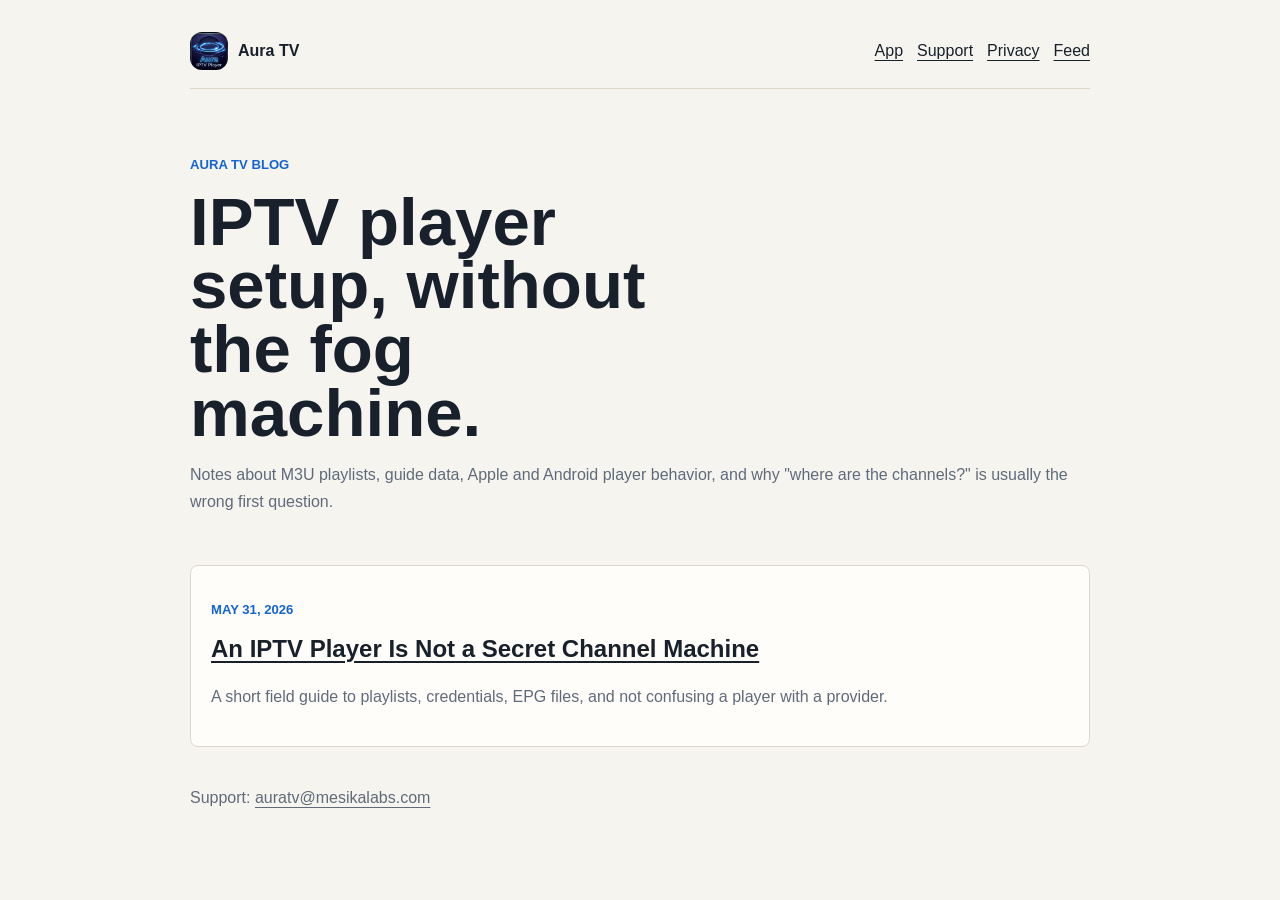
<file: blog/index.html>
<!doctype html>
<html lang="en">
<head>
  <meta charset="utf-8">
  <meta name="viewport" content="width=device-width, initial-scale=1">
  <title>Aura TV Blog - IPTV Player Setup Notes</title>
  <meta name="description" content="Clear notes about IPTV player setup, M3U playlists, Xtream-compatible credentials, EPG data, and the important fact that a player is not a channel provider.">
  <meta property="og:title" content="Aura TV Blog - IPTV Player Setup Notes">
  <meta property="og:description" content="IPTV player notes for people who bring their own playlists and prefer fewer mysterious promises.">
  <meta property="og:type" content="website">
  <meta property="og:url" content="https://auratv.mesikalabs.com/blog/">
  <meta property="og:image" content="https://auratv.mesikalabs.com/assets/og-image.png">
  <link rel="canonical" href="https://auratv.mesikalabs.com/blog/">
  <link rel="alternate" type="application/json" href="https://auratv.mesikalabs.com/blog/feed.json">
  <link rel="icon" href="../assets/favicon-32.png" type="image/png">
  <link rel="apple-touch-icon" href="../assets/apple-touch-icon.png">
  <style>
    :root { color-scheme: light; --bg: #f6f4ef; --ink: #17202b; --muted: #5f6b7a; --line: #ddd7ca; --accent: #1464d2; }
    * { box-sizing: border-box; }
    body { margin: 0; background: var(--bg); color: var(--ink); font-family: "Avenir Next", "Segoe UI", sans-serif; }
    main, header, footer { width: min(100% - 32px, 900px); margin-inline: auto; }
    header { padding: 32px 0 18px; display: flex; justify-content: space-between; gap: 20px; flex-wrap: wrap; }
    a { color: inherit; text-underline-offset: 4px; }
    .brand { display: inline-flex; align-items: center; gap: 10px; font-weight: 850; text-decoration: none; }
    .brand img { width: 38px; height: 38px; border-radius: 12px; }
    nav { display: flex; flex-wrap: wrap; gap: 14px; align-items: center; }
    .hero { padding: 52px 0 34px; border-top: 1px solid var(--line); }
    h1 { margin: 0 0 16px; max-width: 13ch; font-size: 4.2rem; line-height: .95; letter-spacing: 0; }
    p { color: var(--muted); line-height: 1.7; }
    article { padding: 20px; border: 1px solid var(--line); border-radius: 8px; background: #fffdfa; }
    article h2 { margin-top: 0; }
    .meta { color: var(--accent); font-size: .82rem; font-weight: 850; text-transform: uppercase; }
    footer { padding: 42px 0; color: var(--muted); }
    @media (max-width: 640px) { h1 { font-size: 2.65rem; line-height: 1.02; } }
  </style>
</head>
<body>
  <header>
    <a class="brand" href="../"><img src="../assets/app-icon.png" alt="" width="1024" height="1024">Aura TV</a>
    <nav aria-label="Blog navigation">
      <a href="../">App</a>
      <a href="../support/">Support</a>
      <a href="../privacy/">Privacy</a>
      <a href="feed.json">Feed</a>
    </nav>
  </header>
  <main>
    <section class="hero">
      <p class="meta">Aura TV blog</p>
      <h1>IPTV player setup, without the fog machine.</h1>
      <p>Notes about M3U playlists, guide data, Apple and Android player behavior, and why "where are the channels?" is usually the wrong first question.</p>
    </section>
    <article>
      <p class="meta">May 31, 2026</p>
      <h2><a href="iptv-player-without-channels/">An IPTV Player Is Not a Secret Channel Machine</a></h2>
      <p>A short field guide to playlists, credentials, EPG files, and not confusing a player with a provider.</p>
    </article>
  </main>
  <footer>
    Support: <a href="mailto:auratv@mesikalabs.com">auratv@mesikalabs.com</a>
  </footer>
</body>
</html>
</file>
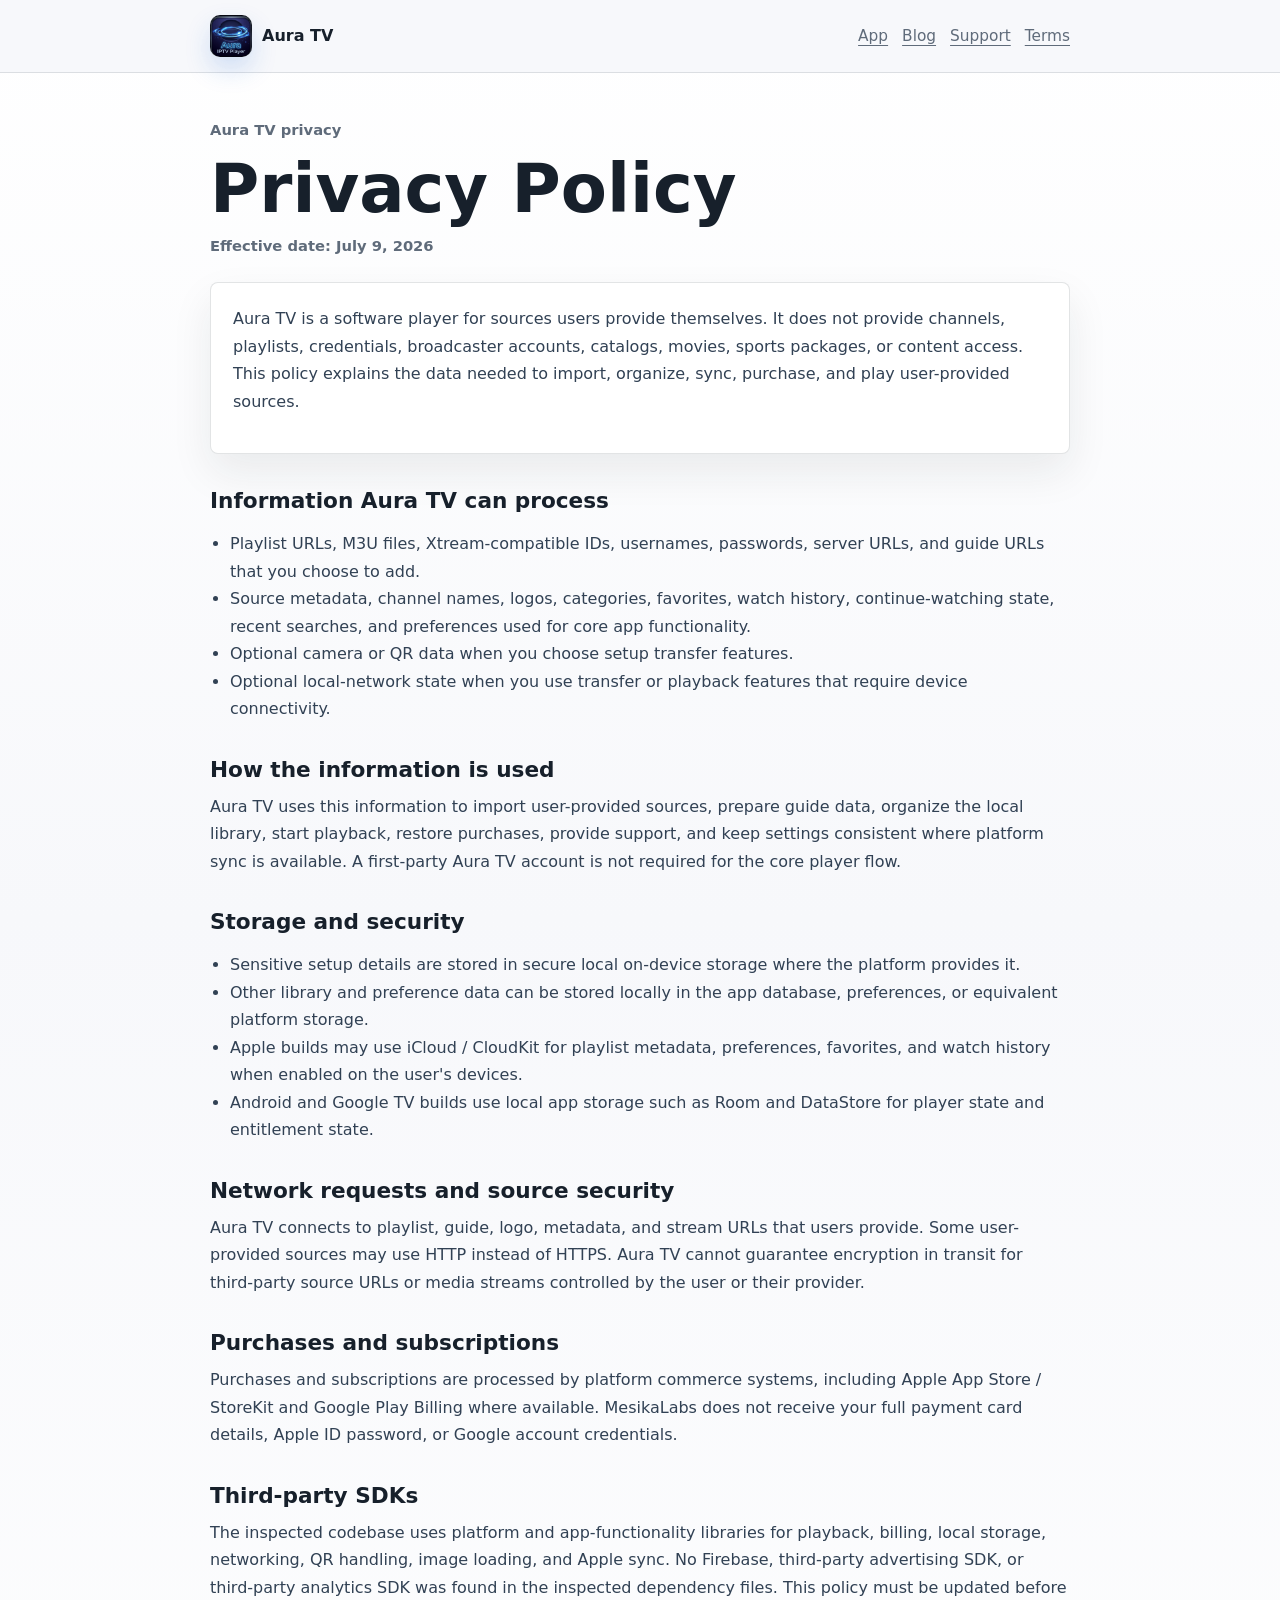
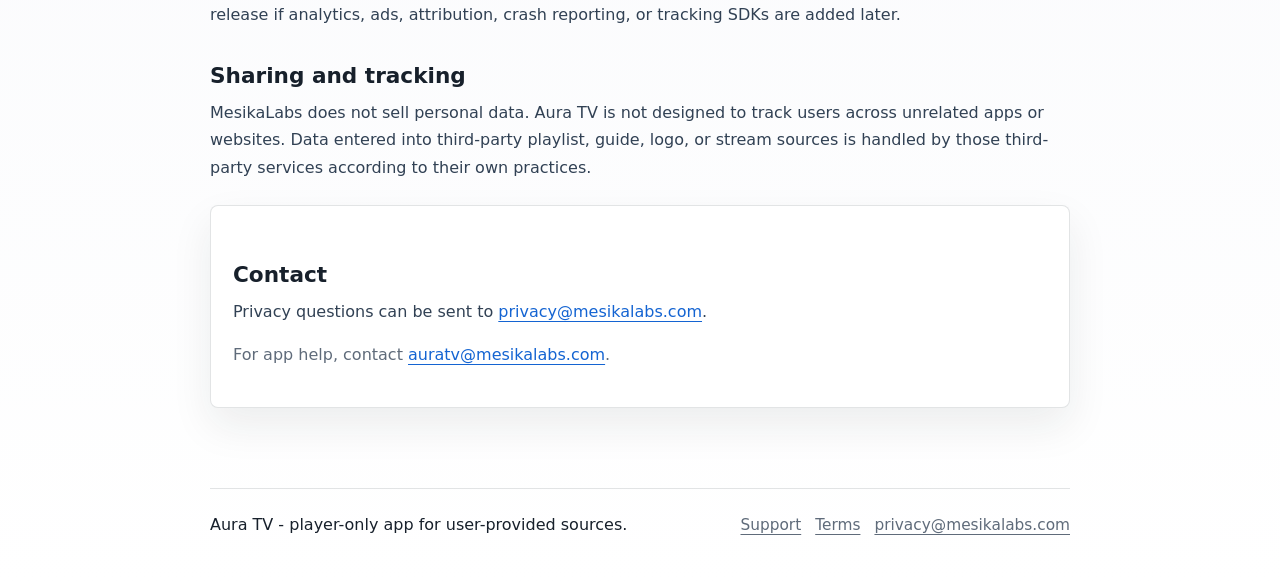
<file: privacy/index.html>
<!DOCTYPE html>
<html lang="en">
<head>
    <meta charset="UTF-8">
    <meta name="viewport" content="width=device-width, initial-scale=1.0">
    <title>Privacy Policy | Aura TV</title>
    <meta
        name="description"
        content="Privacy details for Aura TV, a player for user-provided playlists, credentials, guide data, and streams across Apple and Android devices."
    >
    <meta property="og:title" content="Privacy Policy | Aura TV">
    <meta
        property="og:description"
        content="How Aura TV handles user-provided setup details, platform billing, local storage, network requests, and third-party SDK disclosures."
    >
    <meta property="og:type" content="website">
    <meta property="og:url" content="https://auratv.mesikalabs.com/privacy/">
    <meta property="og:image" content="https://auratv.mesikalabs.com/assets/og-image.png">
    <meta property="og:image:alt" content="Aura TV social share preview">
    <meta name="twitter:card" content="summary_large_image">
    <meta name="twitter:image" content="https://auratv.mesikalabs.com/assets/og-image.png">
    <meta name="theme-color" content="#1464d2">
    <link rel="canonical" href="https://auratv.mesikalabs.com/privacy/">
    <link rel="icon" type="image/png" sizes="32x32" href="../assets/favicon-32.png">
    <link rel="icon" type="image/png" sizes="16x16" href="../assets/favicon-16.png">
    <link rel="apple-touch-icon" sizes="180x180" href="../assets/apple-touch-icon.png">
    <link rel="manifest" href="../site.webmanifest">
    <link rel="stylesheet" href="../assets/policy.css">
</head>
<body>
    <a class="skip-link" href="#content">Skip to content</a>
    <header class="site-header">
        <nav class="nav-shell" aria-label="Primary navigation">
            <a class="brand-link" href="../">
                <img src="../assets/app-icon.png" alt="" width="1024" height="1024">
                <span>Aura TV</span>
            </a>
            <div class="nav-links">
                <a href="../">App</a>
                <a href="../blog/">Blog</a>
                <a href="../support/">Support</a>
                <a href="../terms/">Terms</a>
            </div>
        </nav>
    </header>

    <main id="content" class="policy-shell">
        <p class="eyebrow">Aura TV privacy</p>
        <h1>Privacy Policy</h1>
        <p class="effective">Effective date: July 9, 2026</p>

        <section class="summary-card">
            <p>
                Aura TV is a software player for sources users provide themselves. It does not provide channels,
                playlists, credentials, broadcaster accounts, catalogs, movies, sports packages, or content access.
                This policy explains the data needed to import, organize, sync, purchase, and play user-provided sources.
            </p>
        </section>

        <h2>Information Aura TV can process</h2>
        <ul>
            <li>Playlist URLs, M3U files, Xtream-compatible IDs, usernames, passwords, server URLs, and guide URLs that you choose to add.</li>
            <li>Source metadata, channel names, logos, categories, favorites, watch history, continue-watching state, recent searches, and preferences used for core app functionality.</li>
            <li>Optional camera or QR data when you choose setup transfer features.</li>
            <li>Optional local-network state when you use transfer or playback features that require device connectivity.</li>
        </ul>

        <h2>How the information is used</h2>
        <p>
            Aura TV uses this information to import user-provided sources, prepare guide data, organize the local library,
            start playback, restore purchases, provide support, and keep settings consistent where platform sync is available.
            A first-party Aura TV account is not required for the core player flow.
        </p>

        <h2>Storage and security</h2>
        <ul>
            <li>Sensitive setup details are stored in secure local on-device storage where the platform provides it.</li>
            <li>Other library and preference data can be stored locally in the app database, preferences, or equivalent platform storage.</li>
            <li>Apple builds may use iCloud / CloudKit for playlist metadata, preferences, favorites, and watch history when enabled on the user's devices.</li>
            <li>Android and Google TV builds use local app storage such as Room and DataStore for player state and entitlement state.</li>
        </ul>

        <h2>Network requests and source security</h2>
        <p>
            Aura TV connects to playlist, guide, logo, metadata, and stream URLs that users provide. Some user-provided
            sources may use HTTP instead of HTTPS. Aura TV cannot guarantee encryption in transit for third-party
            source URLs or media streams controlled by the user or their provider.
        </p>

        <h2>Purchases and subscriptions</h2>
        <p>
            Purchases and subscriptions are processed by platform commerce systems, including Apple App Store / StoreKit
            and Google Play Billing where available. MesikaLabs does not receive your full payment card details,
            Apple ID password, or Google account credentials.
        </p>

        <h2>Third-party SDKs</h2>
        <p>
            The inspected codebase uses platform and app-functionality libraries for playback, billing, local storage,
            networking, QR handling, image loading, and Apple sync. No Firebase, third-party advertising SDK, or
            third-party analytics SDK was found in the inspected dependency files. This policy must be updated before
            release if analytics, ads, attribution, crash reporting, or tracking SDKs are added later.
        </p>

        <h2>Sharing and tracking</h2>
        <p>
            MesikaLabs does not sell personal data. Aura TV is not designed to track users across unrelated apps or websites.
            Data entered into third-party playlist, guide, logo, or stream sources is handled by those third-party services
            according to their own practices.
        </p>

        <section class="contact-card">
            <h2>Contact</h2>
            <p>Privacy questions can be sent to <a href="mailto:privacy@mesikalabs.com">privacy@mesikalabs.com</a>.</p>
            <p class="muted">For app help, contact <a href="mailto:auratv@mesikalabs.com">auratv@mesikalabs.com</a>.</p>
        </section>
    </main>

    <footer class="site-footer">
        <div class="footer-card">
            <span>Aura TV - player-only app for user-provided sources.</span>
            <div class="footer-links">
                <a href="../support/">Support</a>
                <a href="../terms/">Terms</a>
                <a href="mailto:privacy@mesikalabs.com">privacy@mesikalabs.com</a>
            </div>
        </div>
    </footer>
</body>
</html>
</file>
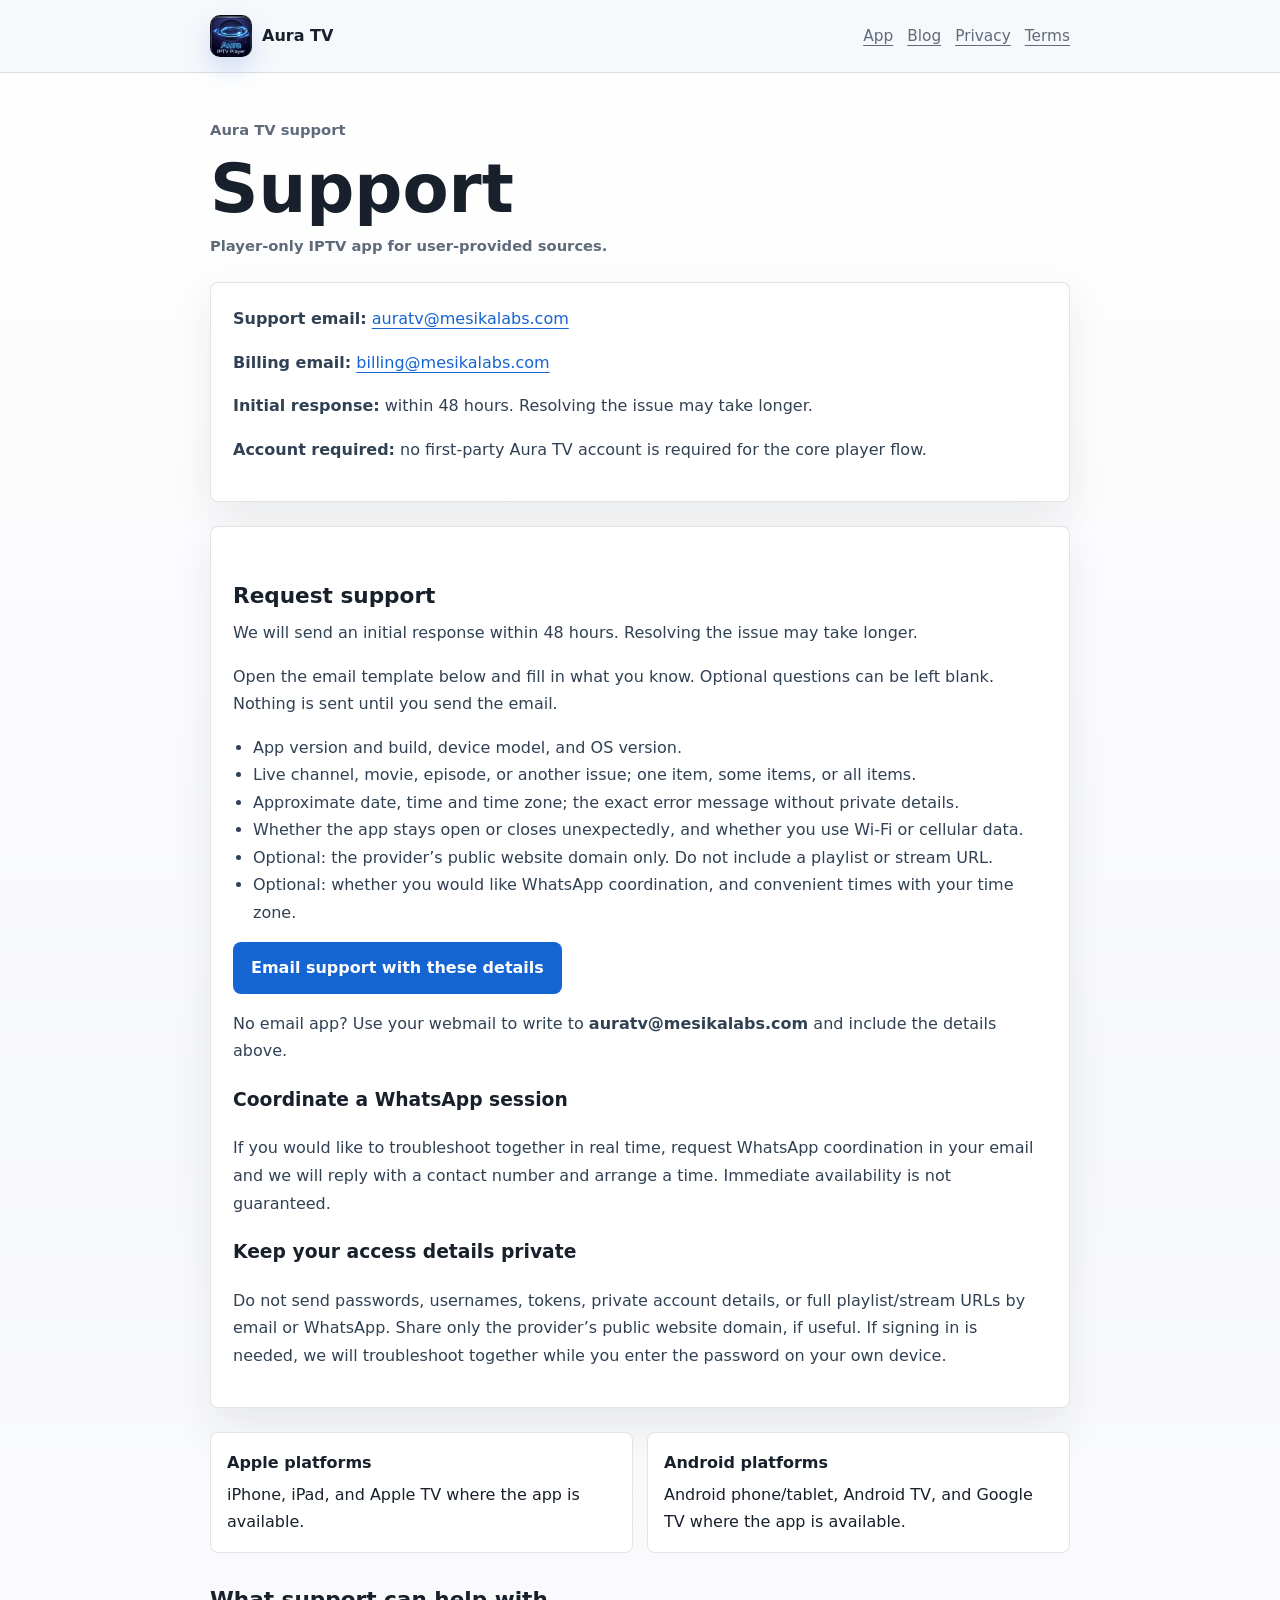
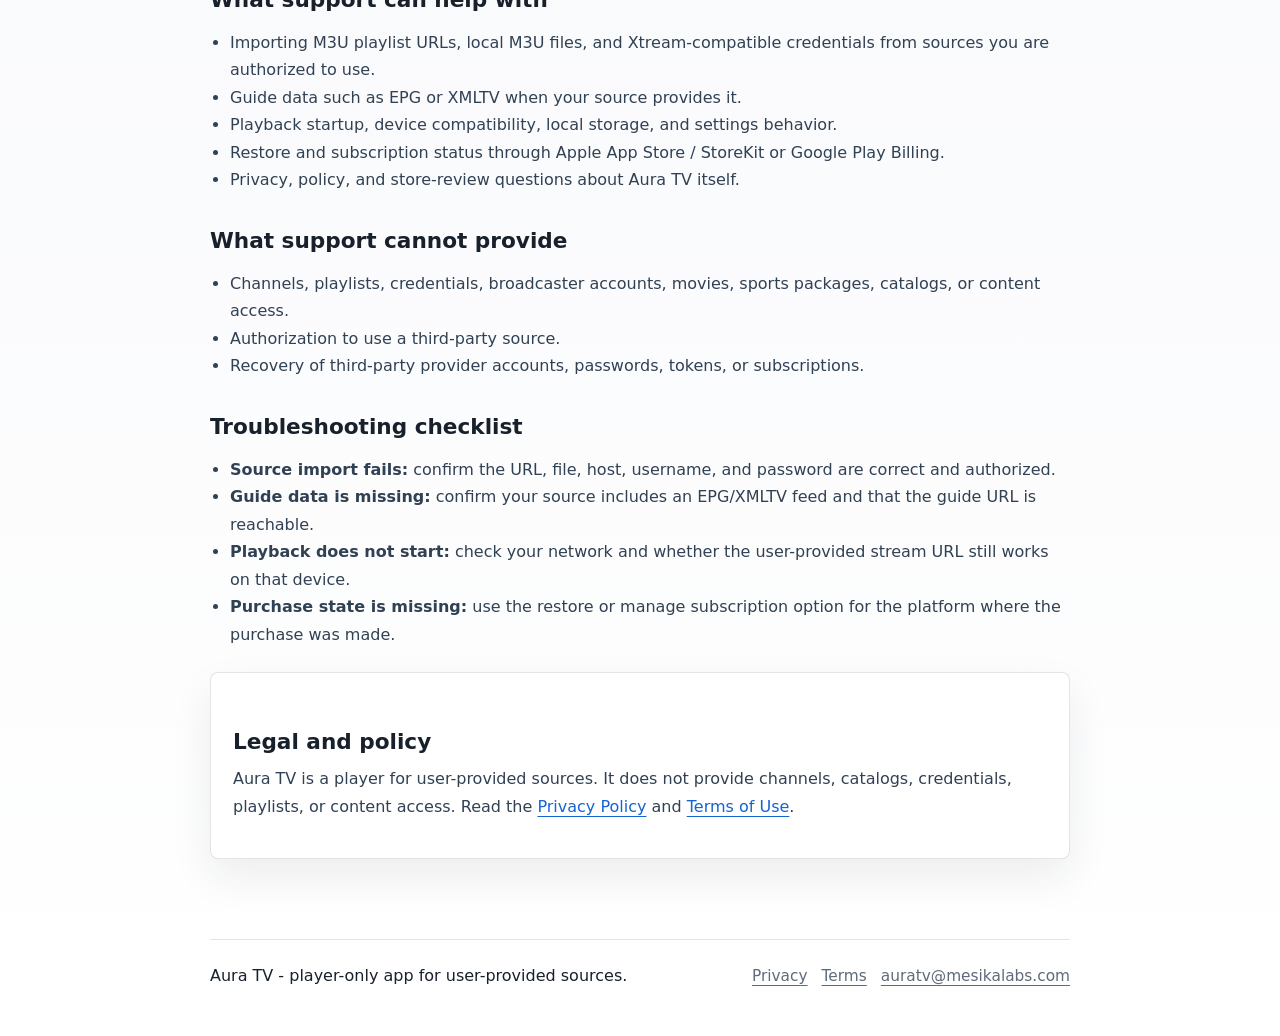
<file: support/index.html>
<!DOCTYPE html>
<html lang="en">
<head>
    <meta charset="UTF-8">
    <meta name="viewport" content="width=device-width, initial-scale=1.0">
    <title>Support | Aura TV</title>
    <meta
        name="description"
        content="Support for Aura TV, an IPTV player for user-provided playlists, credentials, guide data, and streams on Apple and Android devices."
    >
    <meta property="og:title" content="Support | Aura TV">
    <meta
        property="og:description"
        content="Contact Aura TV support for source import, playback, billing, restore, privacy, and policy questions."
    >
    <meta property="og:type" content="website">
    <meta property="og:url" content="https://auratv.mesikalabs.com/support/">
    <meta property="og:image" content="https://auratv.mesikalabs.com/assets/og-image.png">
    <meta property="og:image:alt" content="Aura TV social share preview">
    <meta name="twitter:card" content="summary_large_image">
    <meta name="twitter:image" content="https://auratv.mesikalabs.com/assets/og-image.png">
    <meta name="theme-color" content="#1464d2">
    <link rel="canonical" href="https://auratv.mesikalabs.com/support/">
    <link rel="icon" type="image/png" sizes="32x32" href="../assets/favicon-32.png">
    <link rel="icon" type="image/png" sizes="16x16" href="../assets/favicon-16.png">
    <link rel="apple-touch-icon" sizes="180x180" href="../assets/apple-touch-icon.png">
    <link rel="manifest" href="../site.webmanifest">
    <link rel="stylesheet" href="../assets/policy.css">
</head>
<body>
    <a class="skip-link" href="#content">Skip to content</a>
    <header class="site-header">
        <nav class="nav-shell" aria-label="Primary navigation">
            <a class="brand-link" href="../">
                <img src="../assets/app-icon.png" alt="" width="1024" height="1024">
                <span>Aura TV</span>
            </a>
            <div class="nav-links">
                <a href="../">App</a>
                <a href="../blog/">Blog</a>
                <a href="../privacy/">Privacy</a>
                <a href="../terms/">Terms</a>
            </div>
        </nav>
    </header>

    <main id="content" class="policy-shell">
        <p class="eyebrow">Aura TV support</p>
        <h1>Support</h1>
        <p class="effective">Player-only IPTV app for user-provided sources.</p>

        <section class="summary-card">
            <p><strong>Support email:</strong> <a href="mailto:auratv@mesikalabs.com?subject=Aura%20TV%20Support&amp;body=App%20version%20and%20build%3A%0ADevice%20model%20and%20OS%20version%3A%0A%0AWe%20will%20send%20an%20initial%20response%20within%2048%20hours.%20Resolving%20the%20issue%20may%20take%20longer.%0A%0AWhat%20happened%3F%0A%0AContent%3A%20live%20channel%20%2F%20movie%20%2F%20episode%20%2F%20not%20playback%3A%0AAffected%20items%3A%20one%20%2F%20some%20%2F%20all%3A%0AApproximate%20date%2C%20time%20and%20time%20zone%3A%0AExact%20error%20message%20%28remove%20private%20details%29%3A%0ADoes%20the%20app%20stay%20open%20or%20close%20unexpectedly%3F%0ANetwork%3A%20Wi-Fi%20%2F%20cellular%20%2F%20both%3A%0AProvider%20website%20%28optional%3B%20public%20domain%20only%2C%20no%20playlist%2Fstream%20link%29%3A%0AWhatsApp%20coordination%20%28optional%3B%20yes%2Fno%29%3A%0AConvenient%20times%20and%20time%20zone%20%28optional%29%3A%0A%0AIf%20you%20would%20like%20to%20troubleshoot%20together%20in%20real%20time%2C%20request%20WhatsApp%20coordination%20in%20your%20email%20and%20we%20will%20reply%20with%20a%20contact%20number%20and%20arrange%20a%20time.%20Immediate%20availability%20is%20not%20guaranteed.%0A%0ADo%20not%20send%20passwords%2C%20usernames%2C%20tokens%2C%20private%20account%20details%2C%20or%20full%20playlist%2Fstream%20URLs%20by%20email%20or%20WhatsApp.%20Share%20only%20the%20provider%E2%80%99s%20public%20website%20domain%2C%20if%20useful.%20If%20signing%20in%20is%20needed%2C%20we%20will%20troubleshoot%20together%20while%20you%20enter%20the%20password%20on%20your%20own%20device.">auratv@mesikalabs.com</a></p>
            <p><strong>Billing email:</strong> <a href="mailto:billing@mesikalabs.com">billing@mesikalabs.com</a></p>
            <p><strong>Initial response:</strong> within 48 hours. Resolving the issue may take longer.</p>
            <p><strong>Account required:</strong> no first-party Aura TV account is required for the core player flow.</p>
        </section>

        <section class="contact-card" aria-labelledby="request-support">
            <h2 id="request-support">Request support</h2>
            <p>We will send an initial response within 48 hours. Resolving the issue may take longer.</p>
            <p>Open the email template below and fill in what you know. Optional questions can be left blank. Nothing is sent until you send the email.</p>
            <ul>
                <li>App version and build, device model, and OS version.</li>
                <li>Live channel, movie, episode, or another issue; one item, some items, or all items.</li>
                <li>Approximate date, time and time zone; the exact error message without private details.</li>
                <li>Whether the app stays open or closes unexpectedly, and whether you use Wi-Fi or cellular data.</li>
                <li>Optional: the provider’s public website domain only. Do not include a playlist or stream URL.</li>
                <li>Optional: whether you would like WhatsApp coordination, and convenient times with your time zone.</li>
            </ul>
            <p><a class="support-button" id="support-email" href="mailto:auratv@mesikalabs.com?subject=Aura%20TV%20Support&amp;body=App%20version%20and%20build%3A%0ADevice%20model%20and%20OS%20version%3A%0A%0AWe%20will%20send%20an%20initial%20response%20within%2048%20hours.%20Resolving%20the%20issue%20may%20take%20longer.%0A%0AWhat%20happened%3F%0A%0AContent%3A%20live%20channel%20%2F%20movie%20%2F%20episode%20%2F%20not%20playback%3A%0AAffected%20items%3A%20one%20%2F%20some%20%2F%20all%3A%0AApproximate%20date%2C%20time%20and%20time%20zone%3A%0AExact%20error%20message%20%28remove%20private%20details%29%3A%0ADoes%20the%20app%20stay%20open%20or%20close%20unexpectedly%3F%0ANetwork%3A%20Wi-Fi%20%2F%20cellular%20%2F%20both%3A%0AProvider%20website%20%28optional%3B%20public%20domain%20only%2C%20no%20playlist%2Fstream%20link%29%3A%0AWhatsApp%20coordination%20%28optional%3B%20yes%2Fno%29%3A%0AConvenient%20times%20and%20time%20zone%20%28optional%29%3A%0A%0AIf%20you%20would%20like%20to%20troubleshoot%20together%20in%20real%20time%2C%20request%20WhatsApp%20coordination%20in%20your%20email%20and%20we%20will%20reply%20with%20a%20contact%20number%20and%20arrange%20a%20time.%20Immediate%20availability%20is%20not%20guaranteed.%0A%0ADo%20not%20send%20passwords%2C%20usernames%2C%20tokens%2C%20private%20account%20details%2C%20or%20full%20playlist%2Fstream%20URLs%20by%20email%20or%20WhatsApp.%20Share%20only%20the%20provider%E2%80%99s%20public%20website%20domain%2C%20if%20useful.%20If%20signing%20in%20is%20needed%2C%20we%20will%20troubleshoot%20together%20while%20you%20enter%20the%20password%20on%20your%20own%20device.">Email support with these details</a></p>
            <p>No email app? Use your webmail to write to <strong>auratv@mesikalabs.com</strong> and include the details above.</p>
            <h3>Coordinate a WhatsApp session</h3>
            <p>If you would like to troubleshoot together in real time, request WhatsApp coordination in your email and we will reply with a contact number and arrange a time. Immediate availability is not guaranteed.</p>
            <h3>Keep your access details private</h3>
            <p>Do not send passwords, usernames, tokens, private account details, or full playlist/stream URLs by email or WhatsApp. Share only the provider’s public website domain, if useful. If signing in is needed, we will troubleshoot together while you enter the password on your own device.</p>
        </section>

        <div class="meta-grid" aria-label="Supported platforms">
            <div class="meta-item">
                <strong>Apple platforms</strong>
                <span>iPhone, iPad, and Apple TV where the app is available.</span>
            </div>
            <div class="meta-item">
                <strong>Android platforms</strong>
                <span>Android phone/tablet, Android TV, and Google TV where the app is available.</span>
            </div>
        </div>

        <h2>What support can help with</h2>
        <ul>
            <li>Importing M3U playlist URLs, local M3U files, and Xtream-compatible credentials from sources you are authorized to use.</li>
            <li>Guide data such as EPG or XMLTV when your source provides it.</li>
            <li>Playback startup, device compatibility, local storage, and settings behavior.</li>
            <li>Restore and subscription status through Apple App Store / StoreKit or Google Play Billing.</li>
            <li>Privacy, policy, and store-review questions about Aura TV itself.</li>
        </ul>

        <h2>What support cannot provide</h2>
        <ul>
            <li>Channels, playlists, credentials, broadcaster accounts, movies, sports packages, catalogs, or content access.</li>
            <li>Authorization to use a third-party source.</li>
            <li>Recovery of third-party provider accounts, passwords, tokens, or subscriptions.</li>
        </ul>

        <h2>Troubleshooting checklist</h2>
        <ul>
            <li><strong>Source import fails:</strong> confirm the URL, file, host, username, and password are correct and authorized.</li>
            <li><strong>Guide data is missing:</strong> confirm your source includes an EPG/XMLTV feed and that the guide URL is reachable.</li>
            <li><strong>Playback does not start:</strong> check your network and whether the user-provided stream URL still works on that device.</li>
            <li><strong>Purchase state is missing:</strong> use the restore or manage subscription option for the platform where the purchase was made.</li>
        </ul>



        <section class="contact-card">
            <h2>Legal and policy</h2>
            <p>
                Aura TV is a player for user-provided sources. It does not provide channels, catalogs, credentials,
                playlists, or content access. Read the <a href="../privacy/">Privacy Policy</a> and
                <a href="../terms/">Terms of Use</a>.
            </p>
        </section>
    </main>

    <footer class="site-footer">
        <div class="footer-card">
            <span>Aura TV - player-only app for user-provided sources.</span>
            <div class="footer-links">
                <a href="../privacy/">Privacy</a>
                <a href="../terms/">Terms</a>
                <a href="mailto:auratv@mesikalabs.com?subject=Aura%20TV%20Support&amp;body=App%20version%20and%20build%3A%0ADevice%20model%20and%20OS%20version%3A%0A%0AWe%20will%20send%20an%20initial%20response%20within%2048%20hours.%20Resolving%20the%20issue%20may%20take%20longer.%0A%0AWhat%20happened%3F%0A%0AContent%3A%20live%20channel%20%2F%20movie%20%2F%20episode%20%2F%20not%20playback%3A%0AAffected%20items%3A%20one%20%2F%20some%20%2F%20all%3A%0AApproximate%20date%2C%20time%20and%20time%20zone%3A%0AExact%20error%20message%20%28remove%20private%20details%29%3A%0ADoes%20the%20app%20stay%20open%20or%20close%20unexpectedly%3F%0ANetwork%3A%20Wi-Fi%20%2F%20cellular%20%2F%20both%3A%0AProvider%20website%20%28optional%3B%20public%20domain%20only%2C%20no%20playlist%2Fstream%20link%29%3A%0AWhatsApp%20coordination%20%28optional%3B%20yes%2Fno%29%3A%0AConvenient%20times%20and%20time%20zone%20%28optional%29%3A%0A%0AIf%20you%20would%20like%20to%20troubleshoot%20together%20in%20real%20time%2C%20request%20WhatsApp%20coordination%20in%20your%20email%20and%20we%20will%20reply%20with%20a%20contact%20number%20and%20arrange%20a%20time.%20Immediate%20availability%20is%20not%20guaranteed.%0A%0ADo%20not%20send%20passwords%2C%20usernames%2C%20tokens%2C%20private%20account%20details%2C%20or%20full%20playlist%2Fstream%20URLs%20by%20email%20or%20WhatsApp.%20Share%20only%20the%20provider%E2%80%99s%20public%20website%20domain%2C%20if%20useful.%20If%20signing%20in%20is%20needed%2C%20we%20will%20troubleshoot%20together%20while%20you%20enter%20the%20password%20on%20your%20own%20device.">auratv@mesikalabs.com</a>
            </div>
        </div>
    </footer>
</body>
</html>
</file>
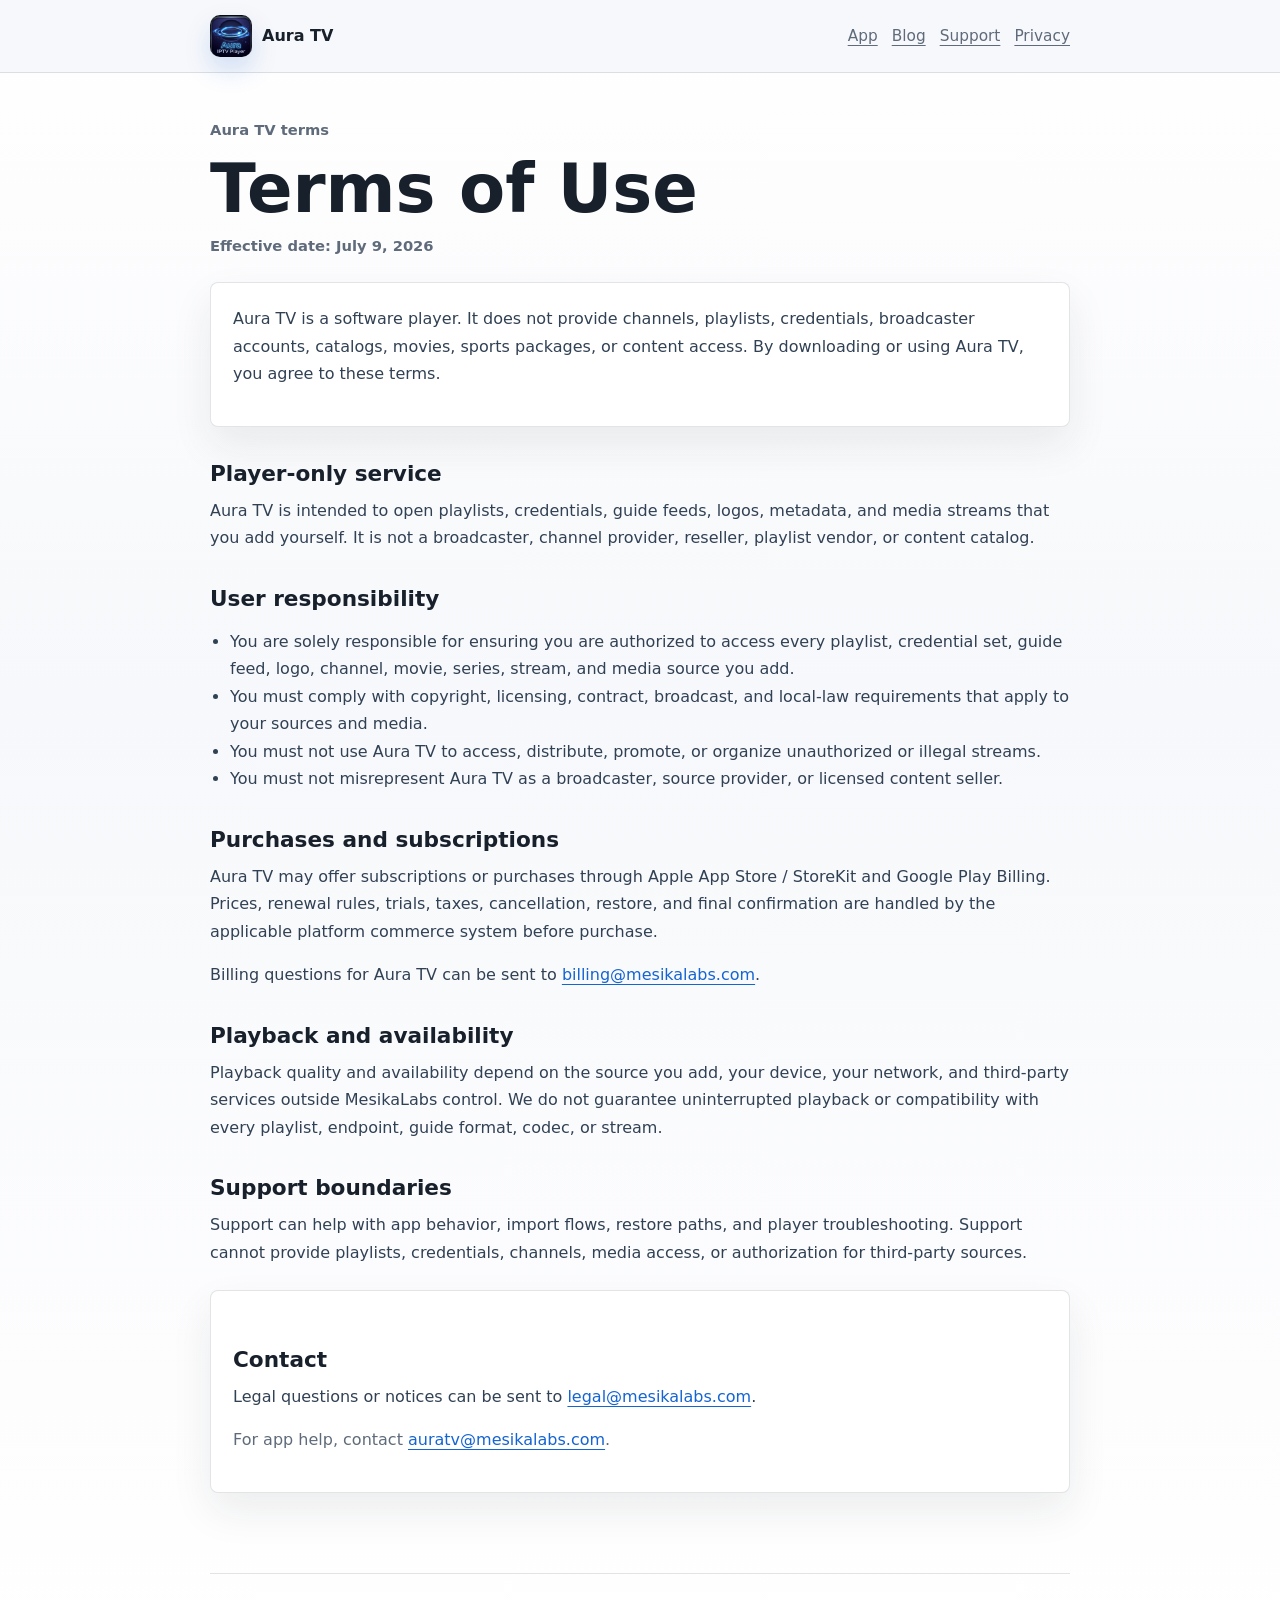
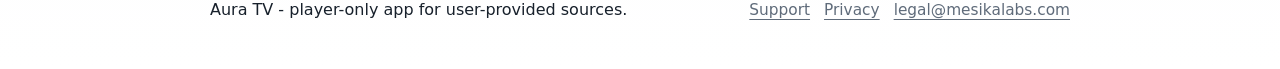
<file: terms/index.html>
<!DOCTYPE html>
<html lang="en">
<head>
    <meta charset="UTF-8">
    <meta name="viewport" content="width=device-width, initial-scale=1.0">
    <title>Terms of Use | Aura TV</title>
    <meta
        name="description"
        content="Terms for Aura TV, a software player for user-provided playlists, credentials, guide feeds, and streams."
    >
    <meta property="og:title" content="Terms of Use | Aura TV">
    <meta
        property="og:description"
        content="Aura TV is a player only. Users are solely responsible for the sources and media they choose to add."
    >
    <meta property="og:type" content="website">
    <meta property="og:url" content="https://auratv.mesikalabs.com/terms/">
    <meta property="og:image" content="https://auratv.mesikalabs.com/assets/og-image.png">
    <meta property="og:image:alt" content="Aura TV social share preview">
    <meta name="twitter:card" content="summary_large_image">
    <meta name="twitter:image" content="https://auratv.mesikalabs.com/assets/og-image.png">
    <meta name="theme-color" content="#1464d2">
    <link rel="canonical" href="https://auratv.mesikalabs.com/terms/">
    <link rel="icon" type="image/png" sizes="32x32" href="../assets/favicon-32.png">
    <link rel="icon" type="image/png" sizes="16x16" href="../assets/favicon-16.png">
    <link rel="apple-touch-icon" sizes="180x180" href="../assets/apple-touch-icon.png">
    <link rel="manifest" href="../site.webmanifest">
    <link rel="stylesheet" href="../assets/policy.css">
</head>
<body>
    <a class="skip-link" href="#content">Skip to content</a>
    <header class="site-header">
        <nav class="nav-shell" aria-label="Primary navigation">
            <a class="brand-link" href="../">
                <img src="../assets/app-icon.png" alt="" width="1024" height="1024">
                <span>Aura TV</span>
            </a>
            <div class="nav-links">
                <a href="../">App</a>
                <a href="../blog/">Blog</a>
                <a href="../support/">Support</a>
                <a href="../privacy/">Privacy</a>
            </div>
        </nav>
    </header>

    <main id="content" class="policy-shell">
        <p class="eyebrow">Aura TV terms</p>
        <h1>Terms of Use</h1>
        <p class="effective">Effective date: July 9, 2026</p>

        <section class="summary-card">
            <p>
                Aura TV is a software player. It does not provide channels, playlists, credentials, broadcaster accounts,
                catalogs, movies, sports packages, or content access. By downloading or using Aura TV, you agree to these terms.
            </p>
        </section>

        <h2>Player-only service</h2>
        <p>
            Aura TV is intended to open playlists, credentials, guide feeds, logos, metadata, and media streams that you add yourself.
            It is not a broadcaster, channel provider, reseller, playlist vendor, or content catalog.
        </p>

        <h2>User responsibility</h2>
        <ul>
            <li>You are solely responsible for ensuring you are authorized to access every playlist, credential set, guide feed, logo, channel, movie, series, stream, and media source you add.</li>
            <li>You must comply with copyright, licensing, contract, broadcast, and local-law requirements that apply to your sources and media.</li>
            <li>You must not use Aura TV to access, distribute, promote, or organize unauthorized or illegal streams.</li>
            <li>You must not misrepresent Aura TV as a broadcaster, source provider, or licensed content seller.</li>
        </ul>

        <h2>Purchases and subscriptions</h2>
        <p>
            Aura TV may offer subscriptions or purchases through Apple App Store / StoreKit and Google Play Billing.
            Prices, renewal rules, trials, taxes, cancellation, restore, and final confirmation are handled by the applicable
            platform commerce system before purchase.
        </p>
        <p>Billing questions for Aura TV can be sent to <a href="mailto:billing@mesikalabs.com">billing@mesikalabs.com</a>.</p>

        <h2>Playback and availability</h2>
        <p>
            Playback quality and availability depend on the source you add, your device, your network, and third-party services
            outside MesikaLabs control. We do not guarantee uninterrupted playback or compatibility with every playlist,
            endpoint, guide format, codec, or stream.
        </p>

        <h2>Support boundaries</h2>
        <p>
            Support can help with app behavior, import flows, restore paths, and player troubleshooting. Support cannot provide
            playlists, credentials, channels, media access, or authorization for third-party sources.
        </p>

        <section class="contact-card">
            <h2>Contact</h2>
            <p>Legal questions or notices can be sent to <a href="mailto:legal@mesikalabs.com">legal@mesikalabs.com</a>.</p>
            <p class="muted">For app help, contact <a href="mailto:auratv@mesikalabs.com">auratv@mesikalabs.com</a>.</p>
        </section>
    </main>

    <footer class="site-footer">
        <div class="footer-card">
            <span>Aura TV - player-only app for user-provided sources.</span>
            <div class="footer-links">
                <a href="../support/">Support</a>
                <a href="../privacy/">Privacy</a>
                <a href="mailto:legal@mesikalabs.com">legal@mesikalabs.com</a>
            </div>
        </div>
    </footer>
</body>
</html>
</file>
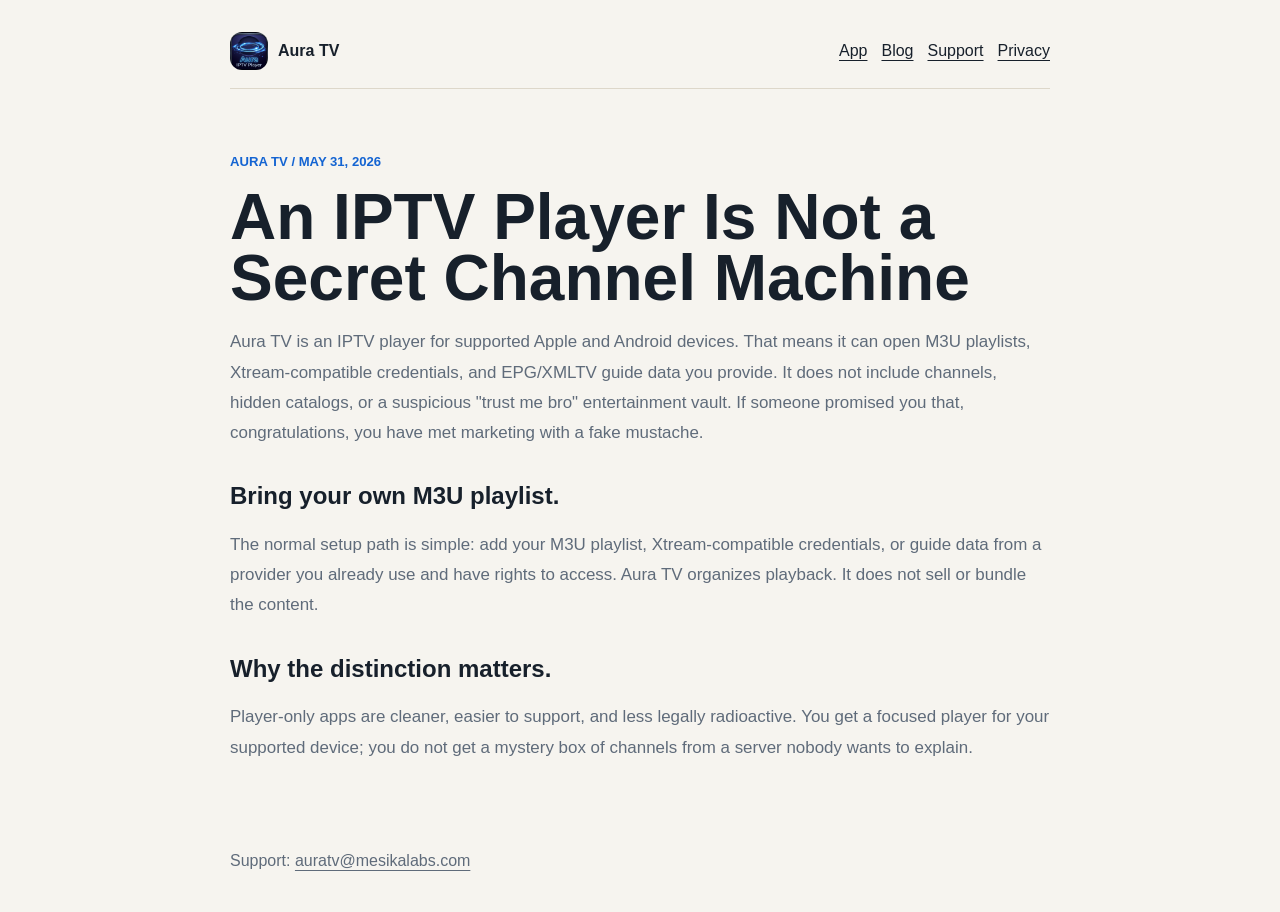
<file: blog/iptv-player-without-channels/index.html>
<!doctype html>
<html lang="en">
<head>
  <meta charset="utf-8">
  <meta name="viewport" content="width=device-width, initial-scale=1">
  <title>An IPTV Player Is Not a Secret Channel Machine | Aura TV</title>
  <meta name="description" content="A clear explanation of IPTV players, M3U playlists, Xtream-compatible credentials, EPG/XMLTV guide data, and why Aura TV does not provide channels.">
  <meta property="og:title" content="An IPTV Player Is Not a Secret Channel Machine">
  <meta property="og:description" content="Aura TV is a player for your own playlists, not a channel provider wearing sunglasses.">
  <meta property="og:type" content="article">
  <meta property="og:url" content="https://auratv.mesikalabs.com/blog/iptv-player-without-channels/">
  <meta property="og:image" content="https://auratv.mesikalabs.com/assets/og-image.png">
  <meta property="article:published_time" content="2026-05-31">
  <link rel="canonical" href="https://auratv.mesikalabs.com/blog/iptv-player-without-channels/">
  <link rel="icon" href="../../assets/favicon-32.png" type="image/png">
  <link rel="apple-touch-icon" href="../../assets/apple-touch-icon.png">
  <style>
    :root { color-scheme: light; --bg: #f6f4ef; --ink: #17202b; --muted: #5f6b7a; --line: #ddd7ca; --accent: #1464d2; }
    * { box-sizing: border-box; }
    body { margin: 0; background: var(--bg); color: var(--ink); font-family: "Avenir Next", "Segoe UI", sans-serif; }
    header, article, footer { width: min(100% - 32px, 820px); margin-inline: auto; }
    header { padding: 32px 0 18px; display: flex; justify-content: space-between; gap: 20px; flex-wrap: wrap; }
    a { color: inherit; text-underline-offset: 4px; }
    .brand { display: inline-flex; align-items: center; gap: 10px; font-weight: 850; text-decoration: none; }
    .brand img { width: 38px; height: 38px; border-radius: 12px; }
    nav { display: flex; flex-wrap: wrap; gap: 14px; align-items: center; }
    article { padding: 48px 0 30px; border-top: 1px solid var(--line); }
    h1 { margin: 0 0 18px; font-size: 4rem; line-height: .96; letter-spacing: 0; }
    h2 { margin-top: 34px; }
    p { color: var(--muted); font-size: 1.06rem; line-height: 1.78; }
    .meta { color: var(--accent); font-size: .82rem; font-weight: 850; text-transform: uppercase; }
    footer { padding: 42px 0; color: var(--muted); }
    @media (max-width: 640px) { h1 { font-size: 2.65rem; line-height: 1.02; } }
  </style>
  <script type="application/ld+json">
  {
    "@context": "https://schema.org",
    "@type": "BlogPosting",
    "headline": "An IPTV Player Is Not a Secret Channel Machine",
    "datePublished": "2026-05-31",
    "dateModified": "2026-06-01",
    "author": { "@type": "Organization", "name": "MesikaLabs" },
    "publisher": { "@type": "Organization", "name": "MesikaLabs" },
    "mainEntityOfPage": "https://auratv.mesikalabs.com/blog/iptv-player-without-channels/"
  }
  </script>
</head>
<body>
  <header>
    <a class="brand" href="../../"><img src="../../assets/app-icon.png" alt="" width="1024" height="1024">Aura TV</a>
    <nav aria-label="Blog navigation">
      <a href="../../">App</a>
      <a href="../">Blog</a>
      <a href="../../support/">Support</a>
      <a href="../../privacy/">Privacy</a>
    </nav>
  </header>
  <article>
    <p class="meta">Aura TV / May 31, 2026</p>
    <h1>An IPTV Player Is Not a Secret Channel Machine</h1>
    <p>Aura TV is an IPTV player for supported Apple and Android devices. That means it can open M3U playlists, Xtream-compatible credentials, and EPG/XMLTV guide data you provide. It does not include channels, hidden catalogs, or a suspicious "trust me bro" entertainment vault. If someone promised you that, congratulations, you have met marketing with a fake mustache.</p>
    <h2>Bring your own M3U playlist.</h2>
    <p>The normal setup path is simple: add your M3U playlist, Xtream-compatible credentials, or guide data from a provider you already use and have rights to access. Aura TV organizes playback. It does not sell or bundle the content.</p>
    <h2>Why the distinction matters.</h2>
    <p>Player-only apps are cleaner, easier to support, and less legally radioactive. You get a focused player for your supported device; you do not get a mystery box of channels from a server nobody wants to explain.</p>
  </article>
  <footer>
    Support: <a href="mailto:auratv@mesikalabs.com">auratv@mesikalabs.com</a>
  </footer>
</body>
</html>
</file>
<file: assets/policy.css>
:root {
    color-scheme: light;
    --bg: #f7f8fb;
    --surface: #ffffff;
    --ink: #17202b;
    --muted: #5f6b7a;
    --line: rgba(23, 32, 43, 0.12);
    --accent: #1464d2;
    --accent-soft: #e7f0ff;
    --shadow: 0 18px 42px rgba(23, 32, 43, 0.08);
    --content: 860px;
}

* {
    box-sizing: border-box;
}

html {
    scroll-behavior: smooth;
}

body {
    margin: 0;
    background:
        linear-gradient(180deg, #ffffff 0%, var(--bg) 42%, #ffffff 100%);
    color: var(--ink);
    font-family: "Avenir Next", "Segoe UI", ui-sans-serif, system-ui, -apple-system, BlinkMacSystemFont, sans-serif;
    line-height: 1.72;
    text-rendering: optimizeLegibility;
    -webkit-font-smoothing: antialiased;
}

a {
    color: var(--accent);
    text-decoration-thickness: 1px;
    text-underline-offset: 4px;
}

img {
    display: block;
    max-width: 100%;
    height: auto;
}

.skip-link {
    position: fixed;
    top: 12px;
    left: 12px;
    z-index: 40;
    padding: 10px 12px;
    border-radius: 8px;
    background: var(--ink);
    color: #ffffff;
    transform: translateY(-160%);
}

.skip-link:focus {
    transform: translateY(0);
}

.site-header {
    border-bottom: 1px solid var(--line);
    background: rgba(247, 248, 251, 0.9);
    backdrop-filter: blur(18px);
}

.nav-shell,
.policy-shell,
.site-footer {
    width: min(100% - 32px, var(--content));
    margin-inline: auto;
}

.nav-shell {
    min-height: 72px;
    display: flex;
    align-items: center;
    justify-content: space-between;
    gap: 18px;
}

.brand-link {
    display: inline-flex;
    align-items: center;
    gap: 10px;
    color: var(--ink);
    font-weight: 800;
    text-decoration: none;
}

.brand-link img {
    inline-size: 42px;
    block-size: 42px;
    border-radius: 10px;
    box-shadow: 0 12px 26px rgba(20, 100, 210, 0.18);
}

.nav-links,
.footer-links {
    display: flex;
    flex-wrap: wrap;
    gap: 14px;
    align-items: center;
    color: var(--muted);
    font-size: 0.96rem;
}

.nav-links a,
.footer-links a {
    color: inherit;
}

.policy-shell {
    padding: 44px 0 56px;
}

.eyebrow,
.effective {
    color: var(--muted);
    font-size: 0.92rem;
    font-weight: 700;
}

h1,
h2,
p {
    margin-top: 0;
}

h1 {
    max-width: 15ch;
    margin-bottom: 10px;
    font-size: clamp(2.3rem, 6vw, 4.2rem);
    line-height: 0.98;
    letter-spacing: 0;
}

h2 {
    margin: 34px 0 10px;
    font-size: 1.35rem;
    line-height: 1.2;
    letter-spacing: 0;
}

p,
li {
    color: #314154;
}

ul {
    padding-left: 1.25rem;
}

.summary-card,
.contact-card {
    margin: 24px 0;
    padding: 22px;
    border: 1px solid var(--line);
    border-radius: 8px;
    background: var(--surface);
    box-shadow: var(--shadow);
}

.meta-grid {
    display: grid;
    grid-template-columns: repeat(2, minmax(0, 1fr));
    gap: 14px;
    margin: 24px 0;
}

.meta-item {
    padding: 16px;
    border: 1px solid var(--line);
    border-radius: 8px;
    background: var(--surface);
}

.meta-item strong {
    display: block;
    margin-bottom: 4px;
}

.muted {
    color: var(--muted);
}

.site-footer {
    padding: 0 0 46px;
}

.footer-card {
    display: flex;
    flex-wrap: wrap;
    justify-content: space-between;
    gap: 16px;
    padding-top: 22px;
    border-top: 1px solid var(--line);
}

:where(a, button):focus-visible {
    outline: 3px solid color-mix(in srgb, var(--accent) 72%, white);
    outline-offset: 4px;
}

@media (max-width: 640px) {
    .nav-shell {
        align-items: flex-start;
        flex-direction: column;
        padding: 16px 0;
    }

    .meta-grid {
        grid-template-columns: 1fr;
    }
}

.support-button {
    display: inline-block;
    padding: 12px 18px;
    border-radius: 8px;
    background: #1464d2;
    color: #fff;
    font-weight: 650;
    text-decoration: none;
    overflow-wrap: anywhere;
}
.support-button:hover { background: #104fa8; color: #fff; }
.support-button:active { background: #0c3b7e; }
</file>
